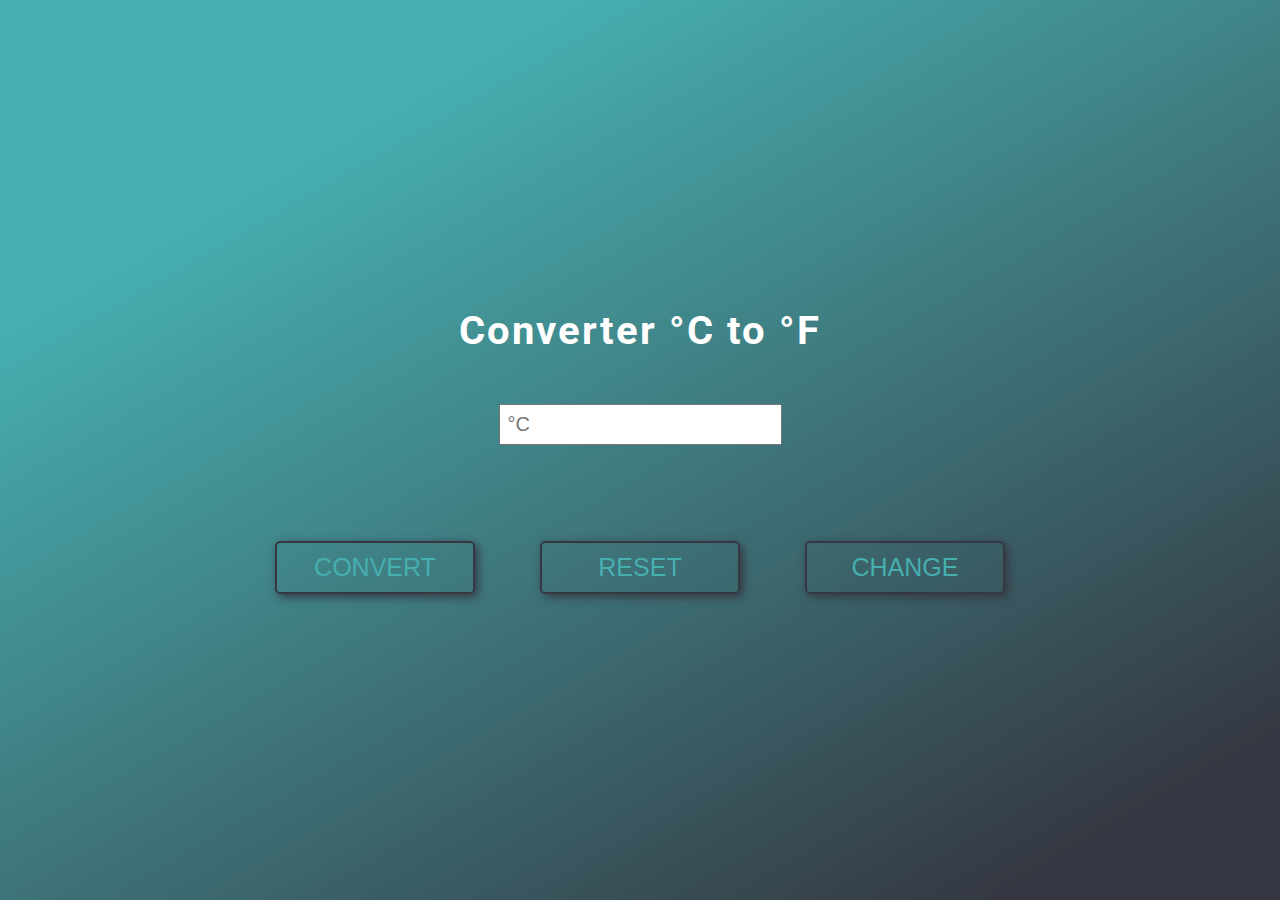
<file: temp convertor/index.html>
<!DOCTYPE html>
<html lang="en">

<head>
    <meta charset="UTF-8">
    <meta http-equiv="X-UA-Compatible" content="IE=edge">
    <meta name="viewport" content="width=device-width, initial-scale=1.0">
    <meta name="description" content="Converter Celsius to Fahrenheit" />
    <meta name="keywords" content="converter, calculator, celsius, fahrenheit" />
    <meta name="author" content="Piotr Maliga" />
    <title>Temp Convertor</title>

    <link href="style/style.css" rel="stylesheet">

    <link rel="preconcert" href="https://fonts.gstatic.com">
    <link href="https://fonts.googleapis.com/css2?family=Roboto:wght@400;700&display=swap" rel="stylesheet">

    <link rel="icon" href="img/thermometer.png" type="image/png">

    <script src="js/script.js" defer></script>
</head>

<body>
    <header>
        <label for="converter">Converter <span class="C">°C</span> to <span class="F">°F</span></label>
    </header>

    <div>
        <input type="text" id="converter" placeholder="°C">
    </div>

    <p class="result"></p>

    <div id="buttons">
        <button class="convertButton">Convert</button>
        <button class="resetButton">Reset</button>
        <button class="changeButton">Change</button>
    </div>
</body>

</html>
</file>
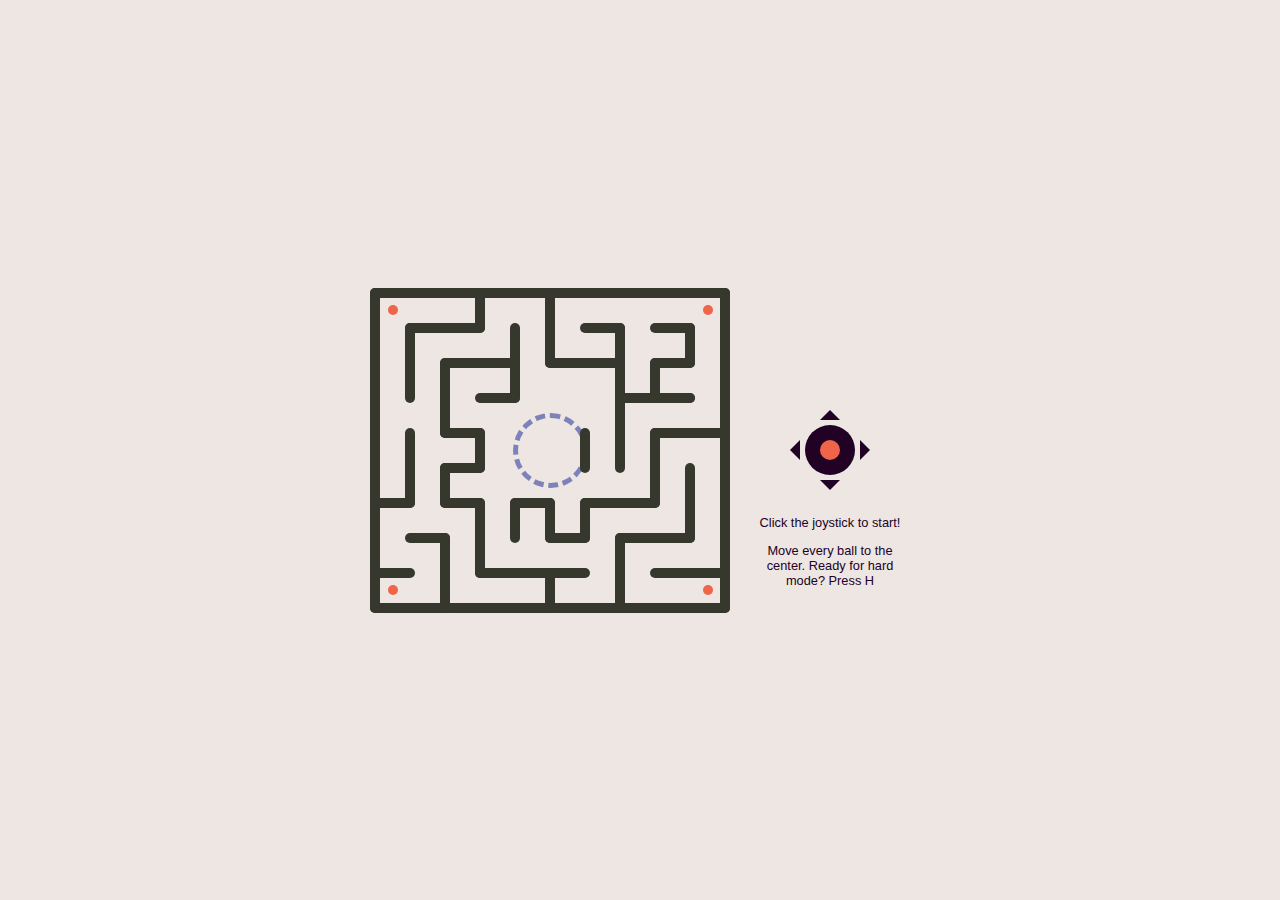
<file: Tilting-game-main/index.html>
<!DOCTYPE html>
 <html lang="en">
 <head>
     <meta charset="UTF-8">
     <meta http-equiv="X-UA-Compatible" content="IE=edge">
     <meta name="viewport" content="width=device-width, initial-scale=1.0">

     <link rel="stylesheet" href="style.css">
     <title>tilting maze game </title>
 </head>
 <body>
     
    <div id="center">  
        <div id="game">  
         <div id="maze">  
          <div id="end"></div>  
         </div>  
         <div id="joystick">  
          <div class="joystick-arrow"></div>  
          <div class="joystick-arrow"></div>  
          <div class="joystick-arrow"></div>  
          <div class="joystick-arrow"></div>  
          <div id="joystick-head"></div>  
         </div>  
         <div id="note">  
          Click the joystick to start!  
          <p>Move every ball to the center. Ready for hard mode? Press H</p>  
         </div>  
        </div>  
       </div>  
       
           <script src="myscript.js"> </script>
 </body>
 </html>
</file>
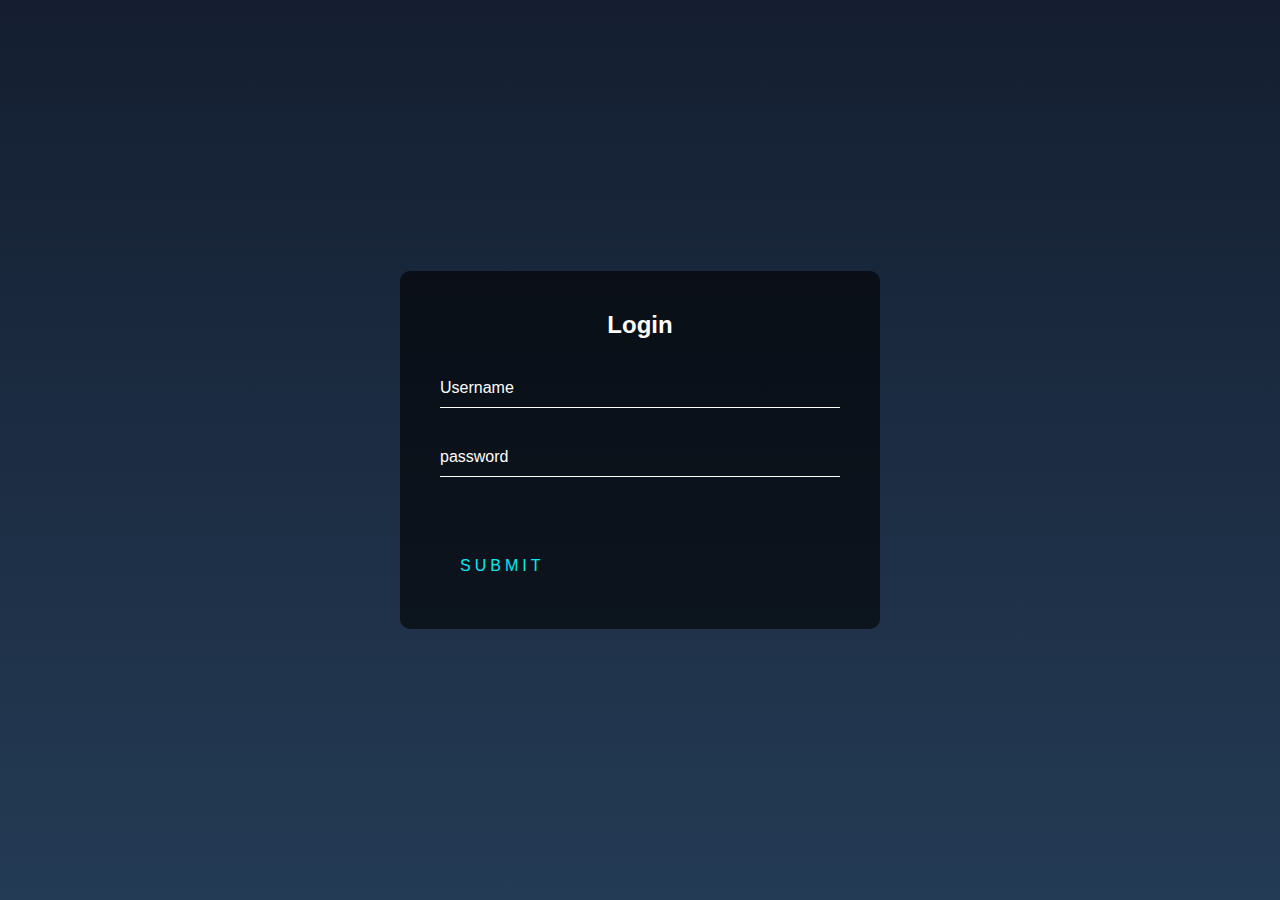
<file: LOGIN PAGE/day-3--main/index.html>
<!DOCTYPE html>
 <html lang="en">
 <head>
   <meta charset="UTF-8">
   <meta http-equiv="X-UA-Compatible" content="IE=edge">
   <meta name="viewport" content="width=device-width, initial-scale=1.0">
   <link rel="stylesheet" href="style.css">
   <title>Animation login page </title>

 </head>
 <body>
   
  <div class="login-box">
   <b>  <h2>Login</h2> </b>
    <form>
      <div class="user-box">
        <input type="text" name="" required="">
       <label>Username</label>
      </div>

      <div class="user-box">
        <input type="password" name="" required="" >
       <label>password</label>
      </div>
      <a href="#">
        <span></span>
      
        <span></span>
        <span></span>
        <span></span>
          Submit 
      </a>
    </form> 
  </div>
 </body>
 </html>
</file>
<file: temp convertor/style/style.css>
* {
  box-sizing: border-box;
  margin: 0;
  padding: 0;
}
:root {
  font-family: "Roboto", sans-serif;
  --color: rgb(53, 56, 66);
  --color2: rgb(70, 175, 176);
}
body {
  display: flex;
  justify-content: center;
  align-items: center;
  flex-direction: column;
  height: 100vh;
  color: rgb(255, 255, 255);
  background-image: linear-gradient(
    330deg,
    var(--color) 10%,
    var(--color2) 80%
  );
  font-size: 20px;
}
label {
  font-size: 40px;
  letter-spacing: 2px;
  font-weight: bold;
}
input {
  margin: 50px 0 10px;
  padding: 7px;
  font-size: 20px;
}
.result {
  margin: 10px 0 50px;
  font-size: 26px;
  color: rgb(255, 255, 102);
  letter-spacing: 1px;
  height: 1em;
  font-weight: bold;
}

button {
  width: 200px;
  margin: 0 30px;
  padding: 10px 30px;
  background: none;
  border: 2px solid var(--color);
  border-radius: 5px;
  color: var(--color2);
  font-size: 25px;
  transition: color 0.3s, box-shadow 0.3s;
  box-shadow: 3px 3px 10px var(--color);
  text-transform: uppercase;
  cursor: pointer;
}
button:hover {
  color: var(--color);
  box-shadow: 3px 3px 10px var(--color2);
}

/* ------> Media queries <------ */
@media screen and (max-width: 500px){ /*Smartphones*/
  label{
    font-size: 35px;
  }
}
@media screen and (max-width: 1000px) {/*Bigger screens*/
  button {
    display: flex;
    margin-bottom: 20px;
    justify-content: center;
  }
}
</file>
<file: Tilting-game-main/style.css>
body {  
    /* https://coolors.co/f06449-ede6e3-7d82b8-36382e-613f75 */  
    --background-color: #ede6e3;  
    --wall-color: #36382e;  
    --joystick-color: #210124;  
    --joystick-head-color: #f06449;  
    --ball-color: #f06449;  
    --end-color: #7d82b8;  
    --text-color: #210124;  
    font-family: "Segoe UI", Tahoma, Geneva, Verdana, sans-serif;  
    background-color: var(--background-color);  
   }  
   html,  
   body {  
    height: 100%;  
    margin: 0;  
   }  
   #center {  
    display: flex;  
    align-items: center;  
    justify-content: center;  
    height: 100%;  
   }  
   #game {  
    display: grid;  
    grid-template-columns: auto 150px;  
    grid-template-rows: 1fr auto 1fr;  
    gap: 30px;  
    perspective: 600px;  
   }  
   #maze {  
    position: relative;  
    grid-row: 1 / -1;  
    grid-column: 1;  
    width: 350px;  
    height: 315px;  
    display: flex;  
    justify-content: center;  
    align-items: center;  
   }  
   #end {  
    width: 65px;  
    height: 65px;  
    border: 5px dashed var(--end-color);  
    border-radius: 50%;  
   }  
   #joystick {  
    position: relative;  
    background-color: var(--joystick-color);  
    border-radius: 50%;  
    width: 50px;  
    height: 50px;  
    display: flex;  
    align-items: center;  
    justify-content: center;  
    margin: 10px 50px;  
    grid-row: 2;  
   }  
   #joystick-head {  
    position: relative;  
    background-color: var(--joystick-head-color);  
    border-radius: 50%;  
    width: 20px;  
    height: 20px;  
    cursor: grab;  
    animation-name: glow;  
    animation-duration: 0.6s;  
    animation-iteration-count: infinite;  
    animation-direction: alternate;  
    animation-timing-function: ease-in-out;  
    animation-delay: 4s;  
   }  
   @keyframes glow {  
    0% {  
     transform: scale(1);  
    }  
    100% {  
     transform: scale(1.2);  
    }  
   }  
   .joystick-arrow:nth-of-type(1) {  
    position: absolute;  
    bottom: 55px;  
    width: 0;  
    height: 0;  
    border-left: 10px solid transparent;  
    border-right: 10px solid transparent;  
    border-bottom: 10px solid var(--joystick-color);  
   }  
   .joystick-arrow:nth-of-type(2) {  
    position: absolute;  
    top: 55px;  
    width: 0;  
    height: 0;  
    border-left: 10px solid transparent;  
    border-right: 10px solid transparent;  
    border-top: 10px solid var(--joystick-color);  
   }  
   .joystick-arrow:nth-of-type(3) {  
    position: absolute;  
    left: 55px;  
    width: 0;  
    height: 0;  
    border-top: 10px solid transparent;  
    border-bottom: 10px solid transparent;  
    border-left: 10px solid var(--joystick-color);  
   }  
   .joystick-arrow:nth-of-type(4) {  
    position: absolute;  
    right: 55px;  
    width: 0;  
    height: 0;  
    border-top: 10px solid transparent;  
    border-bottom: 10px solid transparent;  
    border-right: 10px solid var(--joystick-color);  
   }  
   #note {  
    grid-row: 3;  
    grid-column: 2;  
    text-align: center;  
    font-size: 0.8em;  
    color: var(--text-color);  
    transition: opacity 2s;  
   }  
   a:visited {  
    color: inherit;  
   }  
   .ball {  
    position: absolute;  
    margin-top: -5px;  
    margin-left: -5px;  
    border-radius: 50%;  
    background-color: var(--ball-color);  
    width: 10px;  
    height: 10px;  
   }  
   .wall {  
    position: absolute;  
    background-color: var(--wall-color);  
    transform-origin: top center;  
    margin-left: -5px;  
   }  
   .wall::before,  
   .wall::after {  
    display: block;  
    content: "";  
    width: 10px;  
    height: 10px;  
    background-color: inherit;  
    border-radius: 50%;  
    position: absolute;  
   }  
   .wall::before {  
    top: -5px;  
   }  
   .wall::after {  
    bottom: -5px;  
   }  
   .black-hole {  
    position: absolute;  
    margin-top: -9px;  
    margin-left: -9px;  
    border-radius: 50%;  
    background-color: black;  
    width: 18px;  
    height: 18px;  
   }  
   #youtube,  
   #youtube-card {  
    display: none;  
   }  
   @media (min-height: 425px) {  
    /** Youtube logo by https://codepen.io/alvaromontoro */  
    #youtube {  
     z-index: 2;  
     display: block;  
     width: 100px;  
     height: 70px;  
     position: absolute;  
     bottom: 20px;  
     right: 20px;  
     background: red;  
     border-radius: 50% / 11%;  
     transform: scale(0.8);  
     transition: transform 0.5s;  
    }  
    #youtube:hover,  
    #youtube:focus {  
     transform: scale(0.9);  
    }  
    #youtube::before {  
     content: "";  
     display: block;  
     position: absolute;  
     top: 7.5%;  
     left: -6%;  
     width: 112%;  
     height: 85%;  
     background: red;  
     border-radius: 9% / 50%;  
    }  
    #youtube::after {  
     content: "";  
     display: block;  
     position: absolute;  
     top: 20px;  
     left: 40px;  
     width: 45px;  
     height: 30px;  
     border: 15px solid transparent;  
     box-sizing: border-box;  
     border-left: 30px solid white;  
    }  
    #youtube span {  
     font-size: 0;  
     position: absolute;  
     width: 0;  
     height: 0;  
     overflow: hidden;  
    }  
    #youtube:hover + #youtube-card {  
     display: block;  
     position: absolute;  
     bottom: 12px;  
     right: 10px;  
     padding: 25px 130px 25px 25px;  
     width: 300px;  
     background-color: white;  
    }  
   }
</file>
<file: LOGIN PAGE/day-3--main/style.css>
html{
    height: 100%;

  }

  body{
    margin: 0;
    padding: 0;
    font-family: sans-serif;
    background : linear-gradient(#141e30, #243b55);
  }

  .login-box{
    position: absolute;
    top: 50%;
    left: 50%;
    width: 400px;
    padding: 40px;
    transform: translate(-50%,-50%);
    background: rgba(0, 0,0, .6);
    border-radius: 10px;

  }

  .login-box h2{
    margin: 0 0 30px;
    padding: 0;
    color: #fff;
    text-align: center;

  }

  .login-box .user-box {
    position: relative;

  }

  .login-box .user-box input {
    width: 100%;
    padding: 10px 0;
    font-size: 16px;
    color: #fff;
    margin-bottom: 30px;
    border: none;
    border-bottom: 1px solid #fff;
    outline: none;
    background: transparent;

  }

  .login-box .user-box label {
    position: absolute;
    top: 0;
    left: 0;
    padding: 10px 0;
    font-size: 16px;
    color: #fff;
    pointer-events: none;
    transition: .5s;
  }

  .login-box .user-box input:focus ~ label,
  .login-box .user-box input:valid ~ label {

    top: -20px;
    left: 0;
    color: #03e9f4;
    font-size: 12px;

  }

  .login-box form a {
    position: relative;
    display: inline-block;
    padding: 10px 20px;
    color: #03e9f4;
    font-size: 16px;
    text-decoration: none;
    text-transform: uppercase;
    overflow: hidden;
    transition: .5s;
    margin-top: 40px;
    letter-spacing: 4px;
  }

  .login-box a :hover {
    background: #03e9f4;
    color: #fff;
    border-radius: 5px;
    box-shadow: 0 0 5px #03e9f4,
    0 0 25px #03e9f4,
    0 0 50px #03e9f4,
    0 0 100px #03e9f4;
  }
  .login-box a span {
    position: absolute;
    display: block;
  }
   .login-box a span:nth-child(1) {
     top: 0;
     left: -100%;
     width: 100%;
     height: 2px;
     background : linear-gradient(90deg,transparent,#03e9f4);
     animation: btn-anim1 1s linear infinite;

   }


    @keyframes btn-anim1 {
      0% {left: -100%;}
     50%,100% { left: 100%;}
    }
    

     .login-box a span:nth-child(2) {
      top: -100%;
      right: 0;

      width: 2px;
      height: 100%;
      background: linear-gradient(100deg,transparent,#03e9f4);
      animation: btn-anim2 1s linear infinite;
      animation-delay: .25s;
     }

     @keyframes btn-anim2 {
      0% {top: -100%;}
     50%,100% { top: 100%;}
    }


    .login-box a span:nth-child(3) {
      bottom: 0;
      right:-100%;

      width: 100%;
      height: 2px;
      background: linear-gradient(270deg,transparent,#03e9f4);
      animation: btn-anim3 1s linear infinite;
      animation-delay: .5s;
     }
</file>
